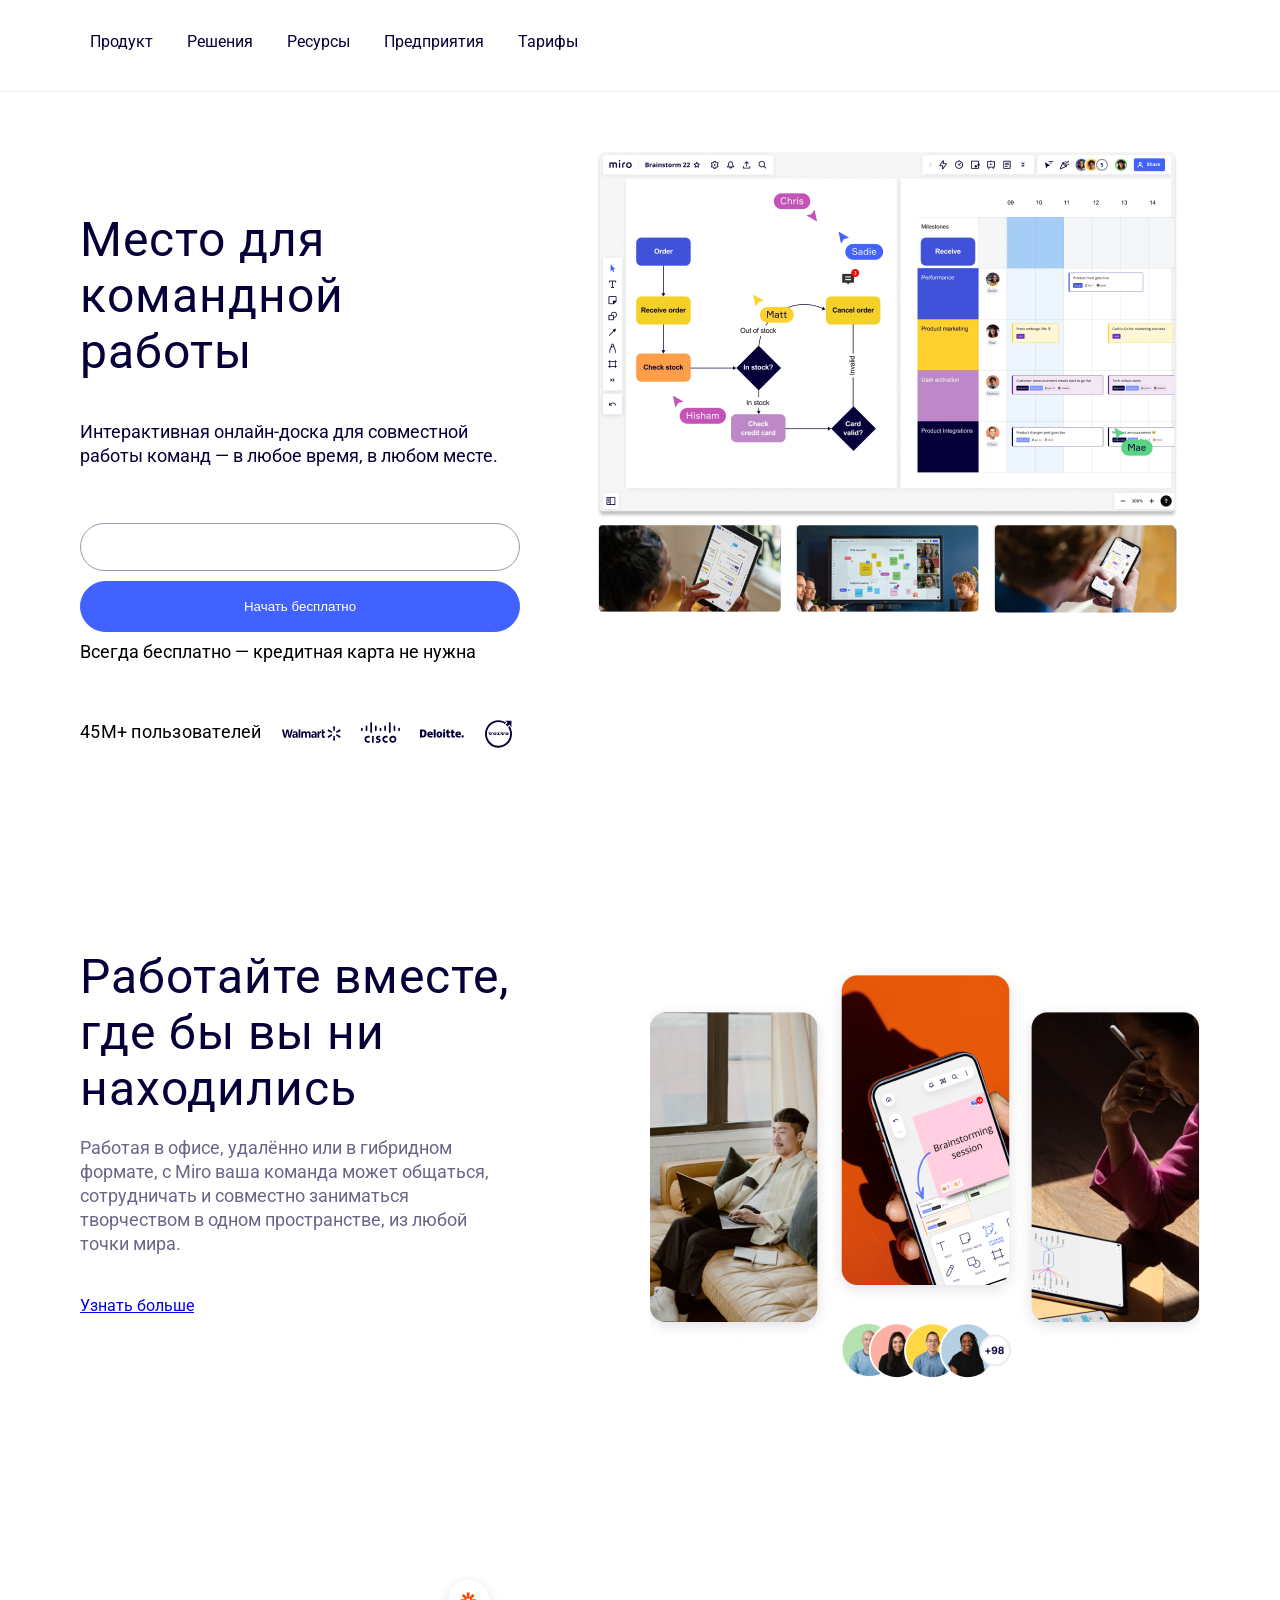
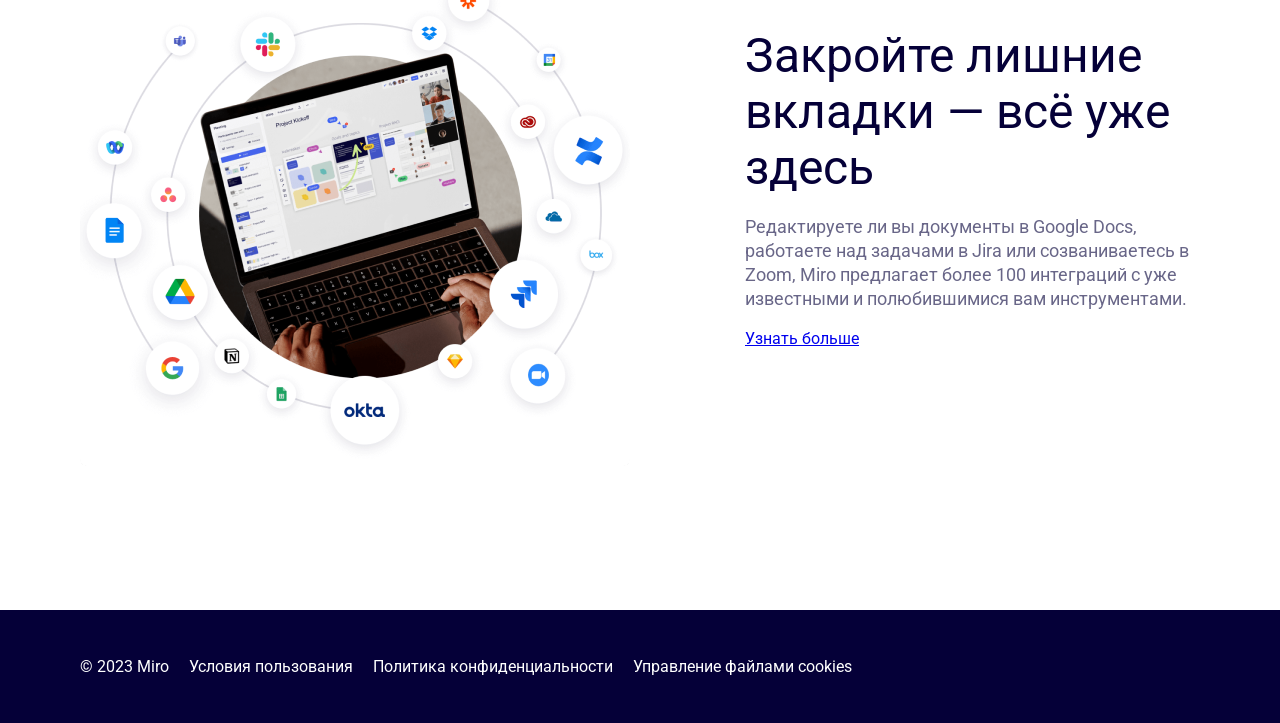
<file: verstka course/1 - Miro/index.html>
<!DOCTYPE html>
<html lang="en">
<head>
  <meta charset="UTF-8" />
  <meta http-equiv="X-UA-Compatible" content="IE=edge" />
  <meta name="viewport" content="width=device-width, initial-scale=1.0" />
  <link rel="stylesheet" href="./styles/styles1.css" />
  <link rel="preconnect" href="https://fonts.googleapis.com">
<link rel="preconnect" href="https://fonts.gstatic.com" crossorigin>
<link href="https://fonts.googleapis.com/css2?family=Roboto:ital,wdth@0,75..100;1,75..100&display=swap" rel="stylesheet">
<title>Miro</title>
</head>
<body>
  <header>
    <nav class="nav">
      <ul>
        <li><a href="#">Продукт</a></li>
        <li><a href="#">Решения</a></li>
        <li><a href="#">Ресурсы</a></li>
        <li><a href="#">Предприятия</a></li>
        <li><a href="#">Тарифы</a></li>
      </ul>
    </nav>
  </header>
  <main>
    <section id="hero">
      <div>
        <h1 class="head1">
          Место для<br />
          командной<br />
          работы
        </h1>
        <p class="fohead1">
          Интерактивная онлайн-доска для совместной работы команд — в любое
          время, в любом месте.
        </p>
        <form action="/register" method="get" class="heroForm">
            <input type="email" name="email" id="email">
          <button id="herobutton">Начать бесплатно</button>
        </form>
        <p>Всегда бесплатно — кредитная карта не нужна</p>
              <div class="heroLogos">
          45M+ пользователей
          <img src="./images/logos.svg" alt="Логотипы партнёров" />
              </div>
      </div>
      <div>
        <img src="./images/hero.png" alt="Изображение экрана работы Miro" id="heroImage" />
      </div>
    </section>
    <section class="section" id="together">
      <div>
        <h2 class="head2">Работайте вместе, где бы вы ни находились</h2>
        <p class="fohead2">
          Работая в офисе, удалённо или в гибридном формате, с Miro ваша
          команда может общаться, сотрудничать и совместно заниматься
          творчеством в одном пространстве, из любой точки мира.
        </p>
        <a href="#" class="link">Узнать больше</a>
      </div> 
      <div>
        <img src="./images/1.png" alt="Работа в Miro с мобильных устройств" />
      </div>
    </section>
    <section class="section section-reverse" id="around">
      <div>
        <h2 class="head3">Закройте лишние вкладки — всё уже здесь</h2>
        <p class="fohead3">
          Редактируете ли вы документы в Google Docs, работаете над задачами в
          Jira или созваниваетесь в Zoom, Miro предлагает более 100 интеграций
          с уже известными и полюбившимися вам инструментами.
        </p>
        <a href="#" class="link">Узнать больше</a>
      </div>
      <div class="servAround">
        <img src="./images/2.png" alt="Сервисы вокруг Miro"/>
      </div>
  </main>
  <footer>
    <div>
      <div>&#169; 2023 Miro</div>
<a href="#">Условия пользования</a>
<a href="#">Политика конфиденциальности</a>
<a href="#">Управление файлами cookies</a>
    </div>
  </footer>
</body>

</html>
</file>
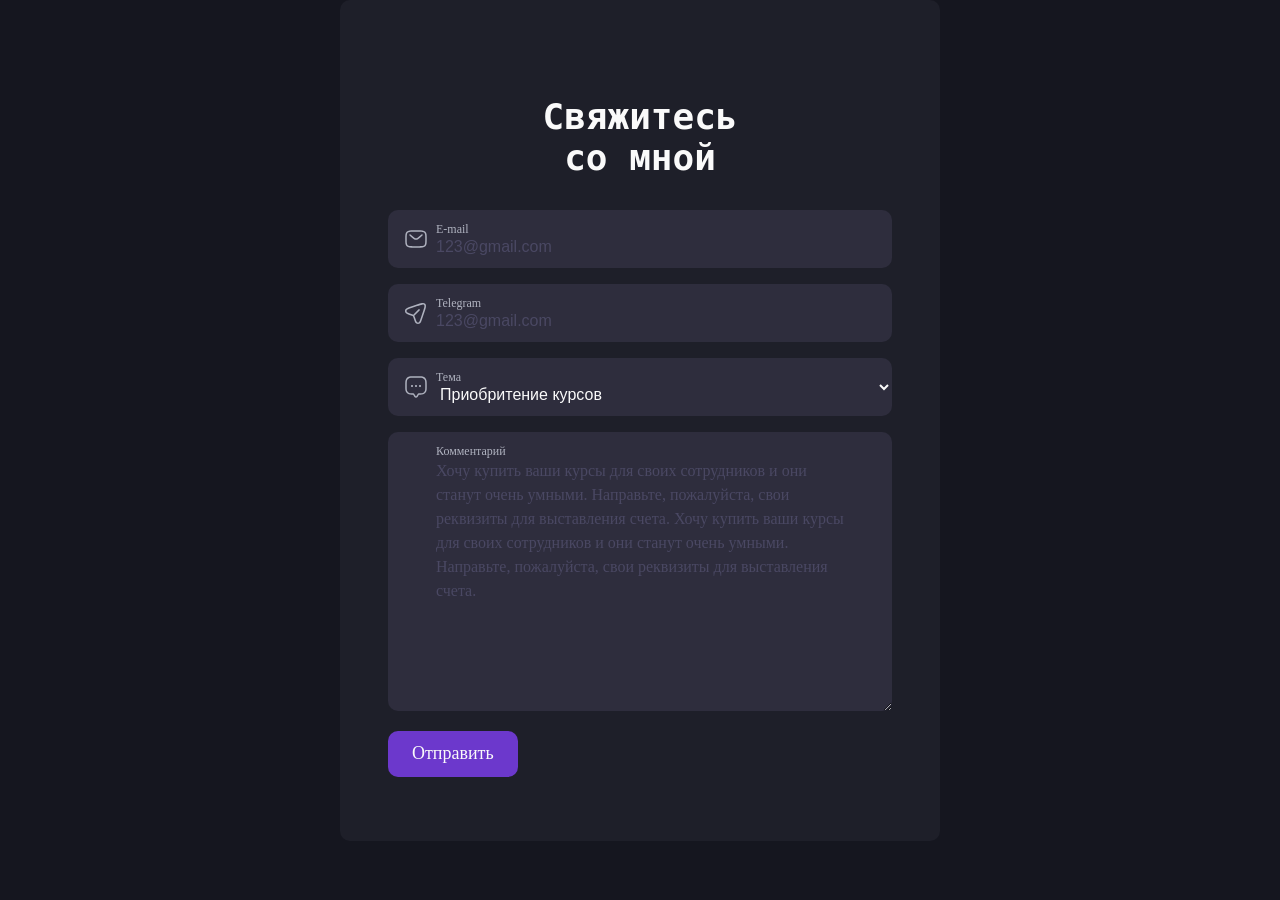
<file: verstka course/2 - PurpleForm/index.html>
<!DOCTYPE html>
<html lang="en">

<head>
  <meta charset="UTF-8">
  <meta name="viewport" content="width=device-width, initial-scale=1.0">
  <title>Demo</title>
  <link rel="stylesheet" href=./styles/style.css>
</head>

<body>
  <main>
    <form action="#" id="forma">
      <h1>Свяжитесь со мной</h1>
      <div class="field">
        <img src="./images/message.svg" alt="иконка сообщения">
        <label for="email">E-mail</label>
        <input type="email" placeholder="123@gmail.com" id="email" required>
      </div>
      <div class="field">
        <img src="./images/telegram.svg" alt="иконка телеграм">
        <label for="tg">Telegram</label>
        <input type="text" placeholder="123@gmail.com" id="tg" required>
      </div>
      <div class="field">
        <img src="./images/topic.svg" alt="иконка тема">
        <label for="topic2">Тема</label>
        <select name="topic2" id="topic2" required>
          <option value="course">Приобритение курсов</option>
          <option value="fuckyou">Иди нахуй</option>
        </select>
      </div>
      <div class="field">
        <label for="textarea">Комментарий</label>
        <textarea name="textarea" id="textarea" cols="30" rows="10"
          placeholder="Хочу купить ваши курсы для своих сотрудников и они станут очень умными. Направьте, пожалуйста, свои реквизиты для выставления счета. Хочу купить ваши курсы для своих сотрудников и они станут очень умными. Направьте, пожалуйста, свои реквизиты для выставления счета."></textarea>
      </div>
      <div class="field">
        <button id="send">Отправить</button>
      </div>
    </form>
  </main>
</body>

</html>
</file>
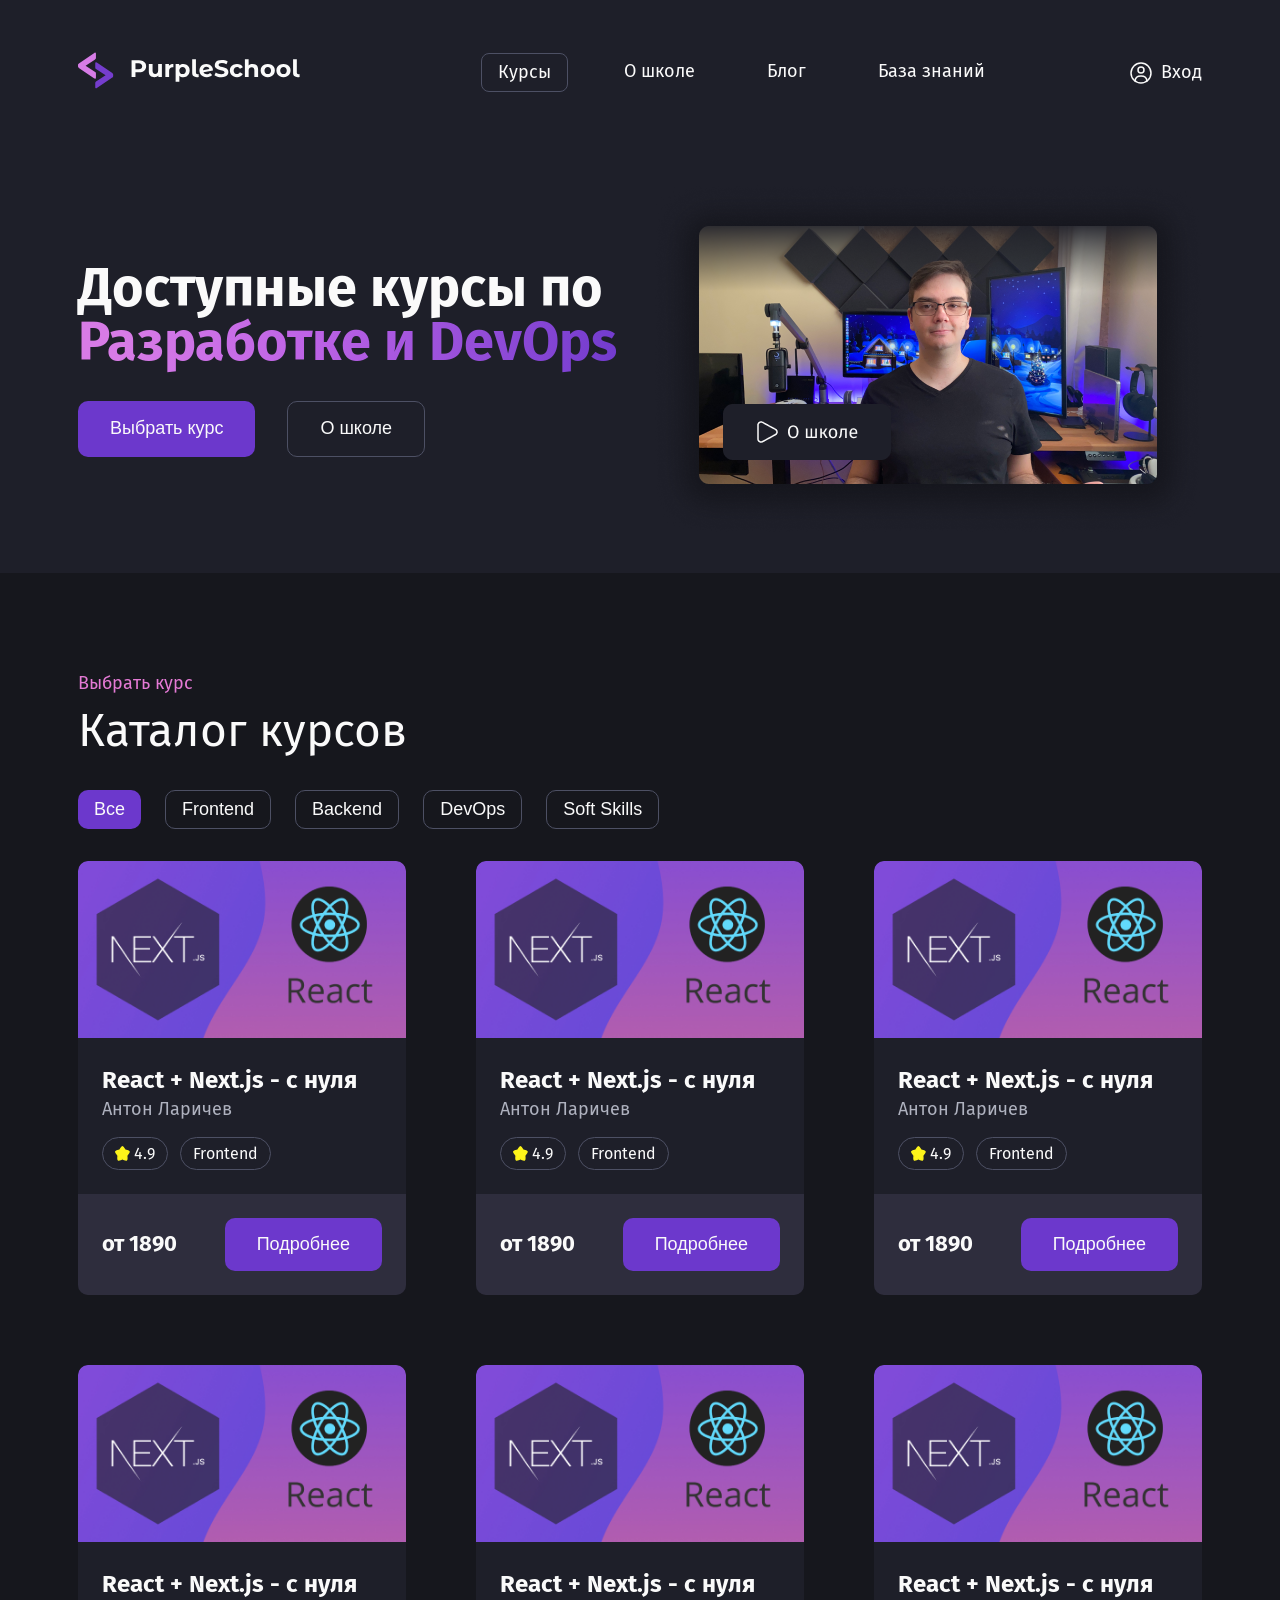
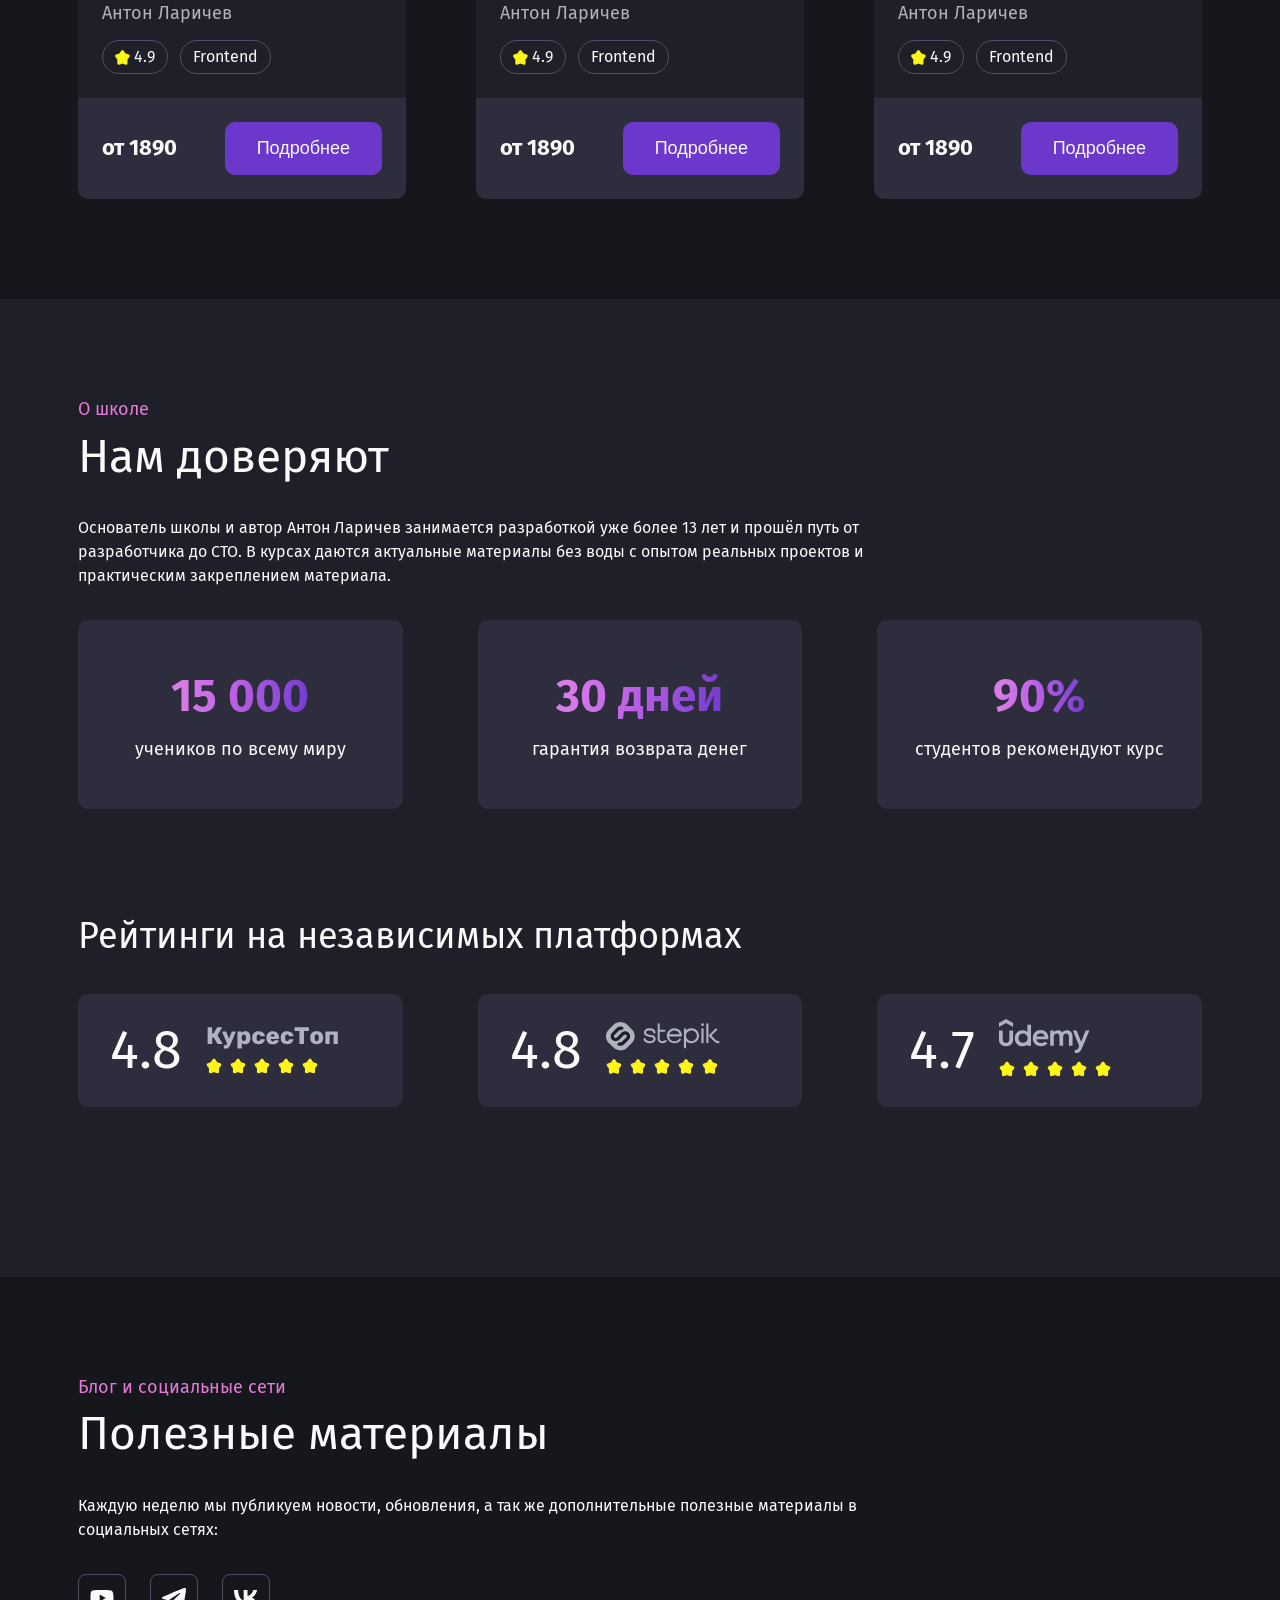
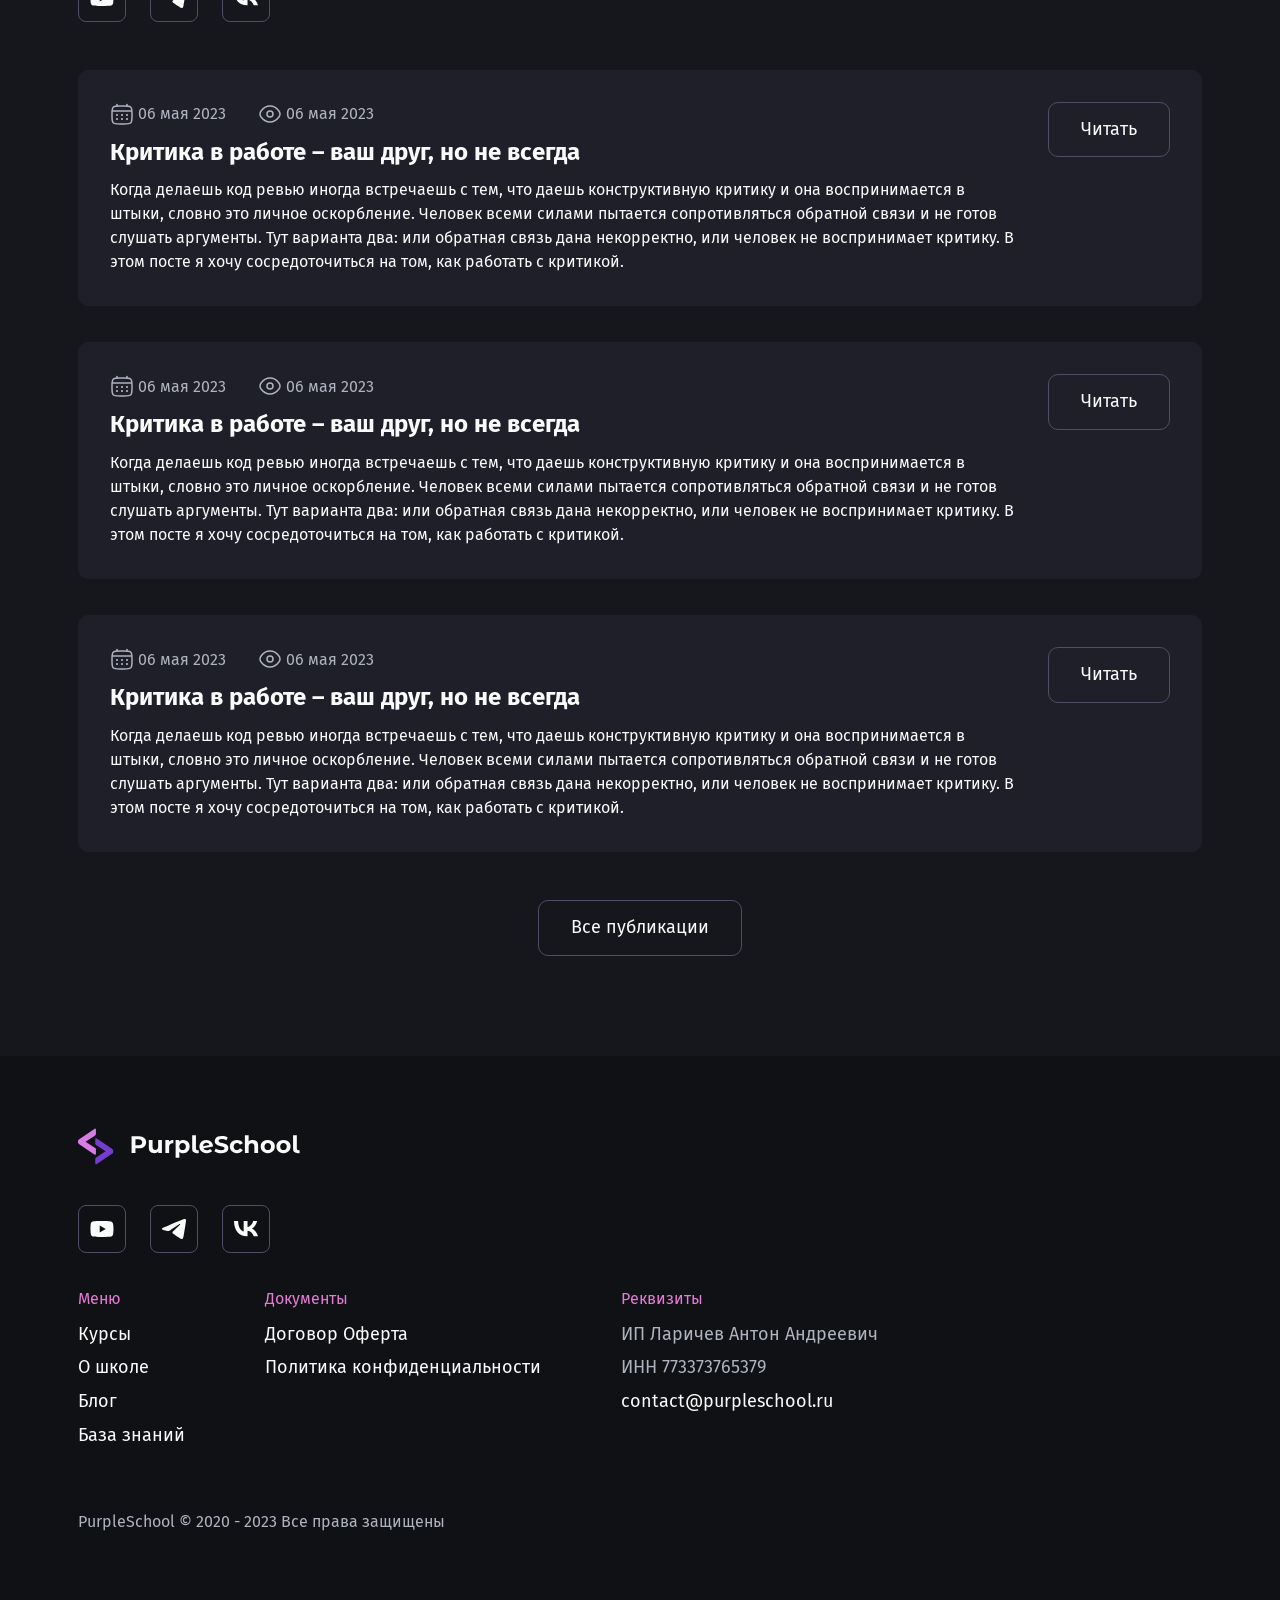
<file: verstka course/3 - PurpleSchool/index.html>
<!doctype html>
<html lang="en">
  <head>
    <meta charset="UTF-8" />
    <meta http-equiv="X-UA-Compatible" content="IE=edge" />
    <meta name="viewport" content="width=device-width, initial-scale=1.0" />
    <link rel="stylesheet" href="./styles/global.css" />
    <link rel="stylesheet" href="./styles/page.css" />
    <link rel="stylesheet" href="./styles/header.css" />
    <link rel="stylesheet" href="./styles/footer.css" />
    <link rel="stylesheet" href="./styles/components.css" />
    <link rel="preconnect" href="https://fonts.googleapis.com" />
    <link rel="preconnect" href="https://fonts.gstatic.com" crossorigin />
    <link
      href="https://fonts.googleapis.com/css2?family=Fira+Sans:wght@400;700&display=swap"
      rel="stylesheet"
    />
    <title>Школа разработки PurpleSchool</title>
  </head>
  <body>
    <header class="header">
      <div class="header__wrapper">
        <a href="#"
          ><img
            class="header__logo"
            src="./images/logo.svg"
            alt="Логотип PurpleSchool"
        /></a>
        <nav>
          <ul class="menu">
            <li class="menu__item menu__item_active"><a href="#">Курсы</a></li>
            <li class="menu__item"><a href="#">О школе</a></li>
            <li class="menu__item"><a href="#">Блог</a></li>
            <li class="menu__item"><a href="#">База знаний</a></li>
          </ul>
        </nav>
        <a class="header__login" href="#" aria-label="Вход в личный кабинет">
          <img src="./images/user.svg" alt="Иконка пользователя" />
          <div>Вход</div>
        </a>
        <button
          class="header__mobile-menu-button"
          aria-expanded="false"
          aria-haspopup="true"
        >
          <img src="./images/menu.svg" alt="Мобильное меню" />
        </button>
      </div>
    </header>
    <section class="section section_light">
      <div class="hero">
        <div class="hero__left">
          <h1 class="hero__h1">
            Доступные курсы по<br />
            <span class="hero__h1_gradient">Разработке и DevOps</span>
          </h1>
          <div class="hero__cta">
            <button class="button button_primary">Выбрать курс</button>
            <button class="button button_ghost">О школе</button>
          </div>
        </div>
        <img
          class="hero__right"
          src="./images/video-preview.png"
          alt="Видео с автором"
        />
      </div>
    </section>
    <section class="section">
      <div class="section__wrapper">
        <div class="headling">
          <div class="headling__top">Выбрать курс</div>
          <h2 class="headling__buttom">Каталог курсов</h2>
        </div>
        <div class="chip__wrapper">
          <button class="chip chip_active">Все</button>
          <button class="chip">Frontend</button>
          <button class="chip">Backend</button>
          <button class="chip">DevOps</button>
          <button class="chip">Soft Skills</button>
        </div>
        <div class="courses_wrapper">
          <div class="course-card">
            <div class="course-card__cover">
              <img src="./images/cover.png" alt="Изображение курса" />
            </div>
            <div class="course-card__body">
              <div>
                <div class="course-card__title">React + Next.js - с нуля</div>
                <div class="course-card__author">Антон Ларичев</div>
              </div>
              <div class="course-card__tags">
                <span class="tag">
                  <img src="./images/star-icon.svg" alt="Иконка рейтинга" />4.9
                </span>
                <span class="tag">Frontend</span>
              </div>
            </div>
            <div class="course-card__footer">
              <div>от 1890</div>
              <button class="button button_primary">Подробнее</button>
            </div>
          </div>
          <div class="course-card">
            <div class="course-card__cover">
              <img src="./images/cover.png" alt="Изображение курса" />
            </div>
            <div class="course-card__body">
              <div>
                <div class="course-card__title">React + Next.js - с нуля</div>
                <div class="course-card__author">Антон Ларичев</div>
              </div>
              <div class="course-card__tags">
                <span class="tag">
                  <img src="./images/star-icon.svg" alt="Иконка рейтинга" />4.9
                </span>
                <span class="tag">Frontend</span>
              </div>
            </div>
            <div class="course-card__footer">
              <div>от 1890</div>
              <button class="button button_primary">Подробнее</button>
            </div>
          </div>
          <div class="course-card">
            <div class="course-card__cover">
              <img src="./images/cover.png" alt="Изображение курса" />
            </div>
            <div class="course-card__body">
              <div>
                <div class="course-card__title">React + Next.js - с нуля</div>
                <div class="course-card__author">Антон Ларичев</div>
              </div>
              <div class="course-card__tags">
                <span class="tag">
                  <img src="./images/star-icon.svg" alt="Иконка рейтинга" />4.9
                </span>
                <span class="tag">Frontend</span>
              </div>
            </div>
            <div class="course-card__footer">
              <div>от 1890</div>
              <button class="button button_primary">Подробнее</button>
            </div>
          </div>
          <div class="course-card">
            <div class="course-card__cover">
              <img src="./images/cover.png" alt="Изображение курса" />
            </div>
            <div class="course-card__body">
              <div>
                <div class="course-card__title">React + Next.js - с нуля</div>
                <div class="course-card__author">Антон Ларичев</div>
              </div>
              <div class="course-card__tags">
                <span class="tag">
                  <img src="./images/star-icon.svg" alt="Иконка рейтинга" />4.9
                </span>
                <span class="tag">Frontend</span>
              </div>
            </div>
            <div class="course-card__footer">
              <div>от 1890</div>
              <button class="button button_primary">Подробнее</button>
            </div>
          </div>
          <div class="course-card">
            <div class="course-card__cover">
              <img src="./images/cover.png" alt="Изображение курса" />
            </div>
            <div class="course-card__body">
              <div>
                <div class="course-card__title">React + Next.js - с нуля</div>
                <div class="course-card__author">Антон Ларичев</div>
              </div>
              <div class="course-card__tags">
                <span class="tag">
                  <img src="./images/star-icon.svg" alt="Иконка рейтинга" />4.9
                </span>
                <span class="tag">Frontend</span>
              </div>
            </div>
            <div class="course-card__footer">
              <div>от 1890</div>
              <button class="button button_primary">Подробнее</button>
            </div>
          </div>
          <div class="course-card">
            <div class="course-card__cover">
              <img src="./images/cover.png" alt="Изображение курса" />
            </div>
            <div class="course-card__body">
              <div>
                <div class="course-card__title">React + Next.js - с нуля</div>
                <div class="course-card__author">Антон Ларичев</div>
              </div>
              <div class="course-card__tags">
                <span class="tag">
                  <img src="./images/star-icon.svg" alt="Иконка рейтинга" />4.9
                </span>
                <span class="tag">Frontend</span>
              </div>
            </div>
            <div class="course-card__footer">
              <div>от 1890</div>
              <button class="button button_primary">Подробнее</button>
            </div>
          </div>
        </div>
      </div>
    </section>
    <section class="section section_light">
      <div class="section__wrapper trust-wrapper">
        <div class="trust-wrapper__top">
          <div class="headling">
            <div class="headling__top">О школе</div>
            <h2 class="headling__buttom">Нам доверяют</h2>
          </div>
          <p class="paragraph paragraph_32">
            Основатель школы и автор Антон Ларичев занимается разработкой уже
            более 13 лет и прошёл путь от разработчика до CTO. В курсах даются
            актуальные материалы без воды с опытом реальных проектов и
            практическим закреплением материала.
          </p>
        </div>
        <div class="card card_light card_48x24 trust-wrapper__stat">
          <div class="trust-wrapper__num">15 000</div>
          <div class="trust-wrapper__desc">учеников по всему миру</div>
        </div>
        <div class="card card_light card_48x24 trust-wrapper__stat">
          <div class="trust-wrapper__num">30 дней</div>
          <div class="trust-wrapper__desc">гарантия возврата денег</div>
        </div>
        <div class="card card_light card_48x24 trust-wrapper__stat">
          <div class="trust-wrapper__num">90%</div>
          <div class="trust-wrapper__desc">студентов рекомендуют курс</div>
        </div>
        <h3 class="trust-wrapper__h3">Рейтинги на независимых платформах</h3>
        <div class="card card_light card_24x32 trust-wrapper__rating">
          <div class="trust-wrapper__rate">4.8</div>
          <div><img src="./images/logos/ct.svg" alt="Логотип КурсесТоп" /></div>
        </div>
        <div class="card card_light card_24x32 trust-wrapper__rating">
          <div class="trust-wrapper__rate">4.8</div>
          <div><img src="./images/logos/st.svg" alt="Логотип КурсесТоп" /></div>
        </div>
        <div class="card card_light card_24x32 trust-wrapper__rating">
          <div class="trust-wrapper__rate">4.7</div>
          <div><img src="./images/logos/ud.svg" alt="Логотип КурсесТоп" /></div>
        </div>
      </div>
    </section>
    <section class="section">
      <div class="section__wrapper">
        <div class="headling">
          <div class="headling__top">Блог и социальные сети</div>
          <h2 class="headling__buttom">Полезные материалы</h2>
        </div>
        <p class="paragraph paragraph_32">
          Каждую неделю мы публикуем новости, обновления, а так же
          дополнительные полезные материалы в социальных сетях:
        </p>
        <div class="social-icons">
          <a href="#" class="social-icons__icon">
            <img
              src="./images/social/youtube.svg"
              alt="YouTube PurpleSchool"
            /> </a
          ><a href="#" class="social-icons__icon">
            <img
              src="./images/social/telegram.svg"
              alt="Telegram PurpleSchool"
            /> </a
          ><a href="#" class="social-icons__icon">
            <img src="./images/social/vk.svg" alt="ВКонтакте PurpleSchool" />
          </a>
        </div>
        <div class="post-wrapper">
          <article class="post card card_32">
            <div class="post__content">
              <div class="post__stats">
                <div class="post__stat">
                  <img
                    src="./images/calendar-icon.svg"
                    alt="Иконка календаря"
                  />
                  06 мая 2023
                </div>
                <div class="post__stat">
                  <img src="./images/view-icon.svg" alt="Иконка просмотров" />
                  06 мая 2023
                </div>
              </div>
              <h3 class="post__header">
                Критика в работе – ваш друг, но не всегда
              </h3>
              <div class="post__description">
                Когда делаешь код ревью иногда встречаешь с тем, что даешь
                конструктивную критику и она воспринимается в штыки, словно это
                личное оскорбление. Человек всеми силами пытается сопротивляться
                обратной связи и не готов слушать аргументы. Тут варианта два:
                или обратная связь дана некорректно, или человек не воспринимает
                критику. В этом посте я хочу сосредоточиться на том, как
                работать с критикой.
              </div>
            </div>
            <div class="post__button">
              <a href="#" class="button button_ghost">Читать</a>
            </div>
          </article>
          <article class="post card card_32">
            <div class="post__content">
              <div class="post__stats">
                <div class="post__stat">
                  <img
                    src="./images/calendar-icon.svg"
                    alt="Иконка календаря"
                  />
                  06 мая 2023
                </div>
                <div class="post__stat">
                  <img src="./images/view-icon.svg" alt="Иконка просмотров" />
                  06 мая 2023
                </div>
              </div>
              <h3 class="post__header">
                Критика в работе – ваш друг, но не всегда
              </h3>
              <div class="post__description">
                Когда делаешь код ревью иногда встречаешь с тем, что даешь
                конструктивную критику и она воспринимается в штыки, словно это
                личное оскорбление. Человек всеми силами пытается сопротивляться
                обратной связи и не готов слушать аргументы. Тут варианта два:
                или обратная связь дана некорректно, или человек не воспринимает
                критику. В этом посте я хочу сосредоточиться на том, как
                работать с критикой.
              </div>
            </div>
            <div class="post__button">
              <a href="#" class="button button_ghost">Читать</a>
            </div>
          </article>
          <article class="post card card_32">
            <div class="post__content">
              <div class="post__stats">
                <div class="post__stat">
                  <img
                    src="./images/calendar-icon.svg"
                    alt="Иконка календаря"
                  />
                  06 мая 2023
                </div>
                <div class="post__stat">
                  <img src="./images/view-icon.svg" alt="Иконка просмотров" />
                  06 мая 2023
                </div>
              </div>
              <h3 class="post__header">
                Критика в работе – ваш друг, но не всегда
              </h3>
              <div class="post__description">
                Когда делаешь код ревью иногда встречаешь с тем, что даешь
                конструктивную критику и она воспринимается в штыки, словно это
                личное оскорбление. Человек всеми силами пытается сопротивляться
                обратной связи и не готов слушать аргументы. Тут варианта два:
                или обратная связь дана некорректно, или человек не воспринимает
                критику. В этом посте я хочу сосредоточиться на том, как
                работать с критикой.
              </div>
            </div>
            <div class="post__button">
              <a href="#" class="button button_ghost">Читать</a>
            </div>
          </article>
        </div>
        <div class="button-more">
          <a href="#" class="button button_ghost">Все публикации</a>
        </div>
      </div>
    </section>
    <footer class="footer">
      <div class="footer__wrapper">
        <div class="footer__social">
          <a href="#"
            ><img
              class="footer__logo"
              src="./images/logo.svg"
              alt="Логотип PurpleSchool"
          /></a>
          <div class="social-icons">
            <a href="#" class="social-icons__icon">
              <img
                src="./images/social/youtube.svg"
                alt="YouTube PurpleSchool"
              /> </a
            ><a href="#" class="social-icons__icon">
              <img
                src="./images/social/telegram.svg"
                alt="Telegram PurpleSchool"
              /> </a
            ><a href="#" class="social-icons__icon">
              <img src="./images/social/vk.svg" alt="ВКонтакте PurpleSchool" />
            </a>
          </div>
        </div>
        <div class="footer__menu">
          <nav>
            <div class="footer__menu-header">Меню</div>
            <ul class="menu-small">
              <li class="menu-small__item"><a href="#">Курсы</a></li>
              <li class="menu-small__item"><a href="#">О школе</a></li>
              <li class="menu-small__item"><a href="#">Блог</a></li>
              <li class="menu-small__item"><a href="#">База знаний</a></li>
            </ul>
          </nav>
          <div>
            <div class="footer__menu-header">Документы</div>
            <ul class="menu-small">
              <li class="menu-small__item"><a href="#">Договор Оферта</a></li>
              <li class="menu-small__item">
                <a href="#">Политика конфиденциальности</a>
              </li>
            </ul>
          </div>
          <div>
            <div class="footer__menu-header">Реквизиты</div>
            <ul class="menu-small">
              <li class="menu-small__item">ИП Ларичев Антон Андреевич</li>
              <li class="menu-small__item">ИНН 773373765379</li>
              <li class="menu-small__item">
                <a href="mailto:contact@purpleschool.ru"
                  >contact@purpleschool.ru</a
                >
              </li>
            </ul>
          </div>
        </div>
        <div class="footer__copywrite">
          PurpleSchool © 2020 - 2023 Все права защищены
        </div>
      </div>
    </footer>
  </body>
</html>
</file>
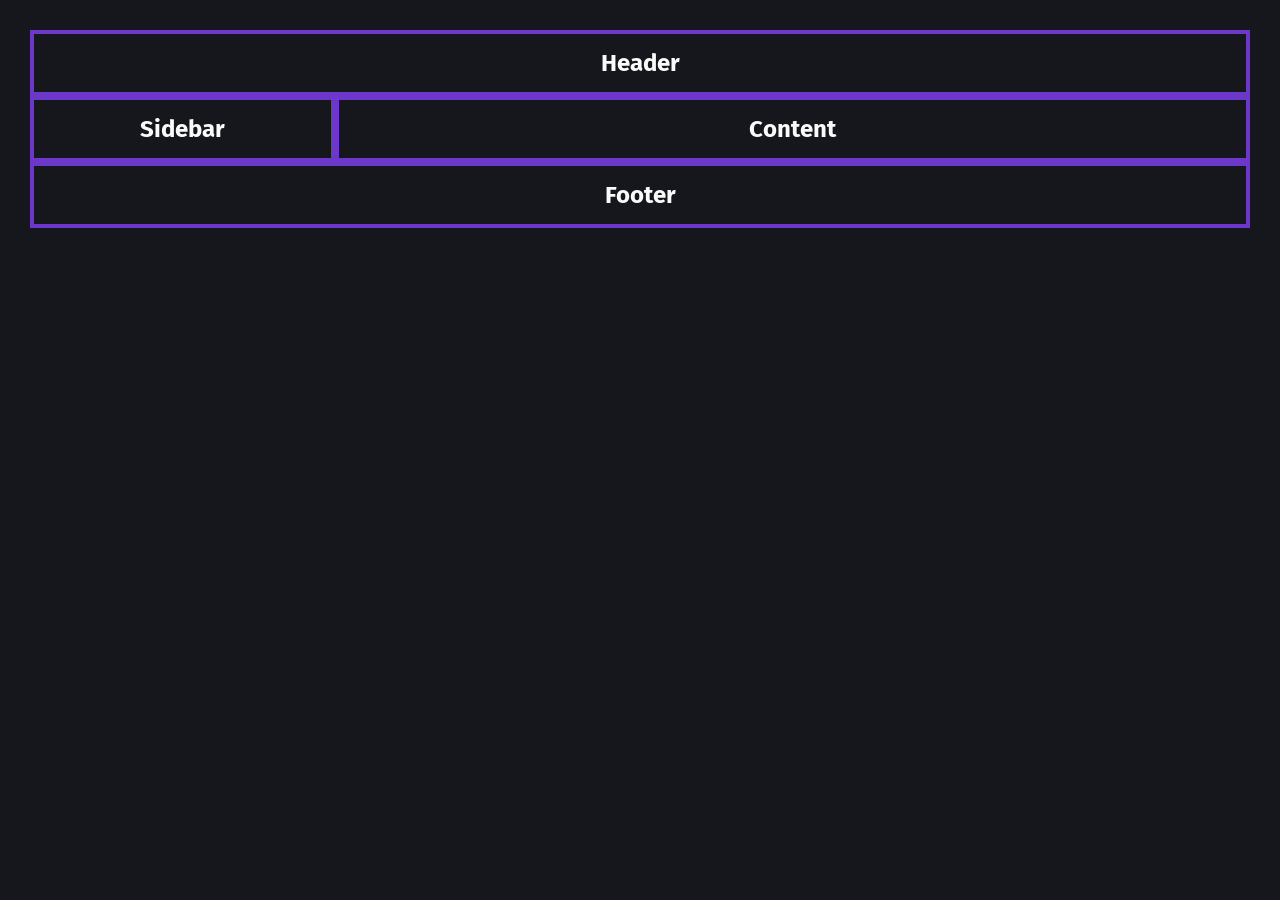
<file: verstka course/4 - Grid/index.html>
<!doctype html>
<html lang="en">
  <head>
    <meta charset="UTF-8" />
    <meta name="viewport" content="width=device-width, initial-scale=1.0" />
    <link rel="stylesheet" href="./styles/styles.css" />
    <link rel="preconnect" href="https://fonts.googleapis.com" />
    <link rel="preconnect" href="https://fonts.gstatic.com" crossorigin />
    <link
      href="https://fonts.googleapis.com/css2?family=Fira+Sans:wght@400;700&display=swap"
      rel="stylesheet"
    />
    <title>Grids</title>
  </head>
  <body>
    <div class="wrapper">
      <div class="item header">Header</div>
      <div class="item sidebar">Sidebar</div>
      <div class="item content">Content</div>
      <div class="item footer">Footer</div>
      <!-- <div class="item">1</div>
      <div class="item">2</div>
      <div class="item">3</div>
      <div class="item">4</div>
      <div class="item">5</div>
      <div class="item">6</div>
      <div class="item">7</div>
      <div class="item">8</div>
      <div class="item item_9">9</div>
      <div class="item">10</div>
      <div class="item item_11">11</div>
      <div class="item">12</div>
      <div class="item">13</div>
      <div class="item">14</div>
      <div class="item">15</div>
      <div class="item">16</div>
      <div class="item">17</div>
      <div class="item">18</div> -->
    </div>
  </body>
</html>
</file>
<file: verstka course/1 - Miro/styles/styles1.css>
* {
  box-sizing: border-box;
}

body {
  margin: 0;
  font-family: 'Roboto', sans-serif;
}

section {
  max-width: 1200px;
  margin: 0 auto;
  padding: 0 40px;
  margin-bottom: 140px;
}

nav ul {
  padding: 0;
  margin: 0;
  display: flex;
  flex-flow: row nowrap;
  align-items: center;
  list-style: none;
  gap: 34px;
}

nav {
  max-width: 1200px;
  height: 91px;
  padding: 30px 50px;
  margin-bottom: 60px;
  margin: 0 auto;
}

h2 {
  margin: 60px 0 19px 0;
  color: #050038;
}

header {
  border-bottom: 1px solid #f0f0f0;
  margin-bottom: 60px;
}

header a {
  font-family: roboto;
  font-weight: 400;
  font-size: 16px;
  line-height: 24px;
  letter-spacing: 0%;
  color: #050038;
  text-decoration: 0;
}

p {
  font-weight: 400;
  font-size: 18px;
  line-height: 24px;
}

footer {
  background: #050038;
  padding: 47px 40px;
}

footer > div {
  display: flex;
  gap: 20px;
  color: #ffffff;
  max-width: 1200px;
  padding: 0 40px;
}

footer a {
  color: white;
  text-decoration: none;
}

li::marker {
  content: none;
}

h1,
h2 {
  font-size: 48px;
  color: #050038;
  font-weight: 400;
  line-height: 56px;
  margin-top: 60px;
}

#hero {
  display: flex;
  flex-direction: column wrap;
  max-width: 1200px;
  max-height: 800px;
  gap: 65px;
}

#herobutton {
  background-color: #4262ff;
  transition:
    background-color 1s 1s,
    border-radius 2s 1s;
  color: white;
  border: 1px solid #4262ff;
  width: 440px;
  height: 51px;
  border-radius: 32px;
}

#herobutton:hover {
  background-color: rgb(4, 4, 80);
  border-radius: 50%;
}

#herobutton:active {
  background-color: rebeccapurple;
}

#together {
  display: flex;
  flex-direction: column wrap;
  gap: 116px;
}

#around {
  display: flex;
  flex-direction: column wrap;
  gap: 115px;
}

.servAround {
  order: -1;
}

.link:hover {
  color: red;
}

.head1 {
  font-family: roboto;
  letter-spacing: 1px;
}

.fohead1 {
  font-family: Roboto;
  letter-spacing: 0%;
  color: #050038;
  max-width: 424px;
  max-height: 48px;
  margin: 0 0 55px 0;
}

.head2 {
  font-family: Roboto;
  letter-spacing: 1px;
}

.fohead2 {
  font-family: Roboto;
  letter-spacing: 0%;
  color: #05003899;
  width: 424px;
  margin: 0 0 40px 0;
}

.head3 {
  font-weight: 400;
  line-height: 56px;
  letter-spacing: 1%;
}

.fohead3 {
  font-family: Roboto;
  letter-spacing: 0%;
  color: #05003899;
}

.heroForm {
  display: flex;
  flex-flow: column;
  gap: 10px;
}

.heroLogos {
  display: flex;
  align-items: center;
  gap: 20px;
}

.heroForm + p {
  margin: 8px 0 52px 0;
}

.heroForm input {
  border-radius: 32px;
  border: 1px solid #9b99af;
  height: 48px;
  width: 440px;
  padding: 5px 10px;
}

.heroForm input:focus {
  background-color: aliceblue;
}

.sectionlist {
  list-style: none;
}

.sectionlist li::marker {
  content: url('../images/Vector.svg');
}

.head2 {
  width: 454px;
  height: 168px;
}

.link {
  color: #4262ff text-decoration overline;
}

.heroLogos {
  font-weight: 400px;
  font-size: 18px;
  line-height: 24px;
  letter-spacing: 0.25px;
}
</file>
<file: verstka course/3 - PurpleSchool/styles/global.css>
:root {
  --color-bg: #16171d;
  --color-text: #fafafa;
  --color-primary: #6c38cc;
  --color-primary-hover: #5b2bb2;
  --color-link-hover: #afb2bf;
  --color-bg-medium: #1e1f29;
  --color-bg-light: #2e2d3d;
  --color-stroke: #4d5064;
  --color-footer: #101114;
  --border-8: 8px;
  --border-10: 10px;
  --border-17: 17px;
  --color-button-course: #6c38cc;
  --color-button-about-school-border: #4d5064;
  --layout-width: 1172px;
  --color-secondary: #e47ad5;
  --color-header-start: #e47ad5;

  --gradient: linear-gradient(
    93.33deg,
    #d77be6 9.26%,
    #be63e6 42.32%,
    #6c38cc 104.58%
  );
}

* {
  box-sizing: border-box;
}

html {
  -webkit-font-smoothing: antialiased;
  -moz-osx-font-smoothing: grayscale;
  text-rendering: optimizeLegibility;
}

body {
  background-color: var(--color-bg);
  margin: 0;
  font-family: 'Fira Sans', sans-serif;
  font-style: normal;
  font-weight: 400;
}

a {
  text-decoration: none;
}
</file>
<file: verstka course/3 - PurpleSchool/styles/page.css>
.hero {
  max-width: var(--layout-width);
  margin: 0 auto;
  display: flex;
  justify-content: space-between;
  align-items: center;
  padding: 40px 24px;
}

.hero__left {
  display: flex;
  flex-direction: column;
  gap: 32px;
  color: var(--color-text);
}

.hero__h1 {
  margin: 0;
  font-weight: 700;
  font-size: 54px;
  line-height: 100%;
}

.hero__h1_gradient {
  background: var(--gradient);
  -webkit-background-clip: text;
  -webkit-text-fill-color: transparent;
  background-clip: text;
  text-fill-color: transparent;
}

.hero__cta {
  display: flex;
  gap: 32px;
}

.button-more {
  text-align: center;
}

.chip__wrapper {
  display: flex;
  gap: 24px;
  margin-bottom: 32px;
  overflow: scroll;
  margin-right: -24px;
  margin-left: -24px;
  padding-left: 24px;
  scrollbar-width: none;
}

.courses_wrapper {
  display: grid;
  grid-template-columns: repeat(auto-fit, minmax(300px, 1fr));
  gap: 70px;
}

.trust-wrapper {
  display: grid;
  grid-template-columns: [start] repeat(3, 1fr) [end];
  gap: 0 75px;
}

.trust-wrapper__top {
  grid-column: start / end;
}

.trust-wrapper__stat {
  display: flex;
  flex-direction: column;
  gap: 16px;
  align-items: center;
  margin-bottom: 70px;
}

.trust-wrapper__num {
  font-weight: 700;
  font-size: 46px;
  line-height: 120%;
  background: var(--gradient);
  -webkit-background-clip: text;
  -webkit-text-fill-color: transparent;
  background-clip: text;
  text-fill-color: transparent;
}

.trust-wrapper__desc {
  font-weight: 400;
  font-size: 18px;
  line-height: 120%;
  color: var(--color-text);
}

.trust-wrapper__h3 {
  grid-column: start / end;
  font-weight: 400;
  font-size: 36px;
  line-height: 120%;
  color: var(--color-text);
}

.trust-wrapper__rate {
  font-weight: 400;
  font-size: 54px;
  line-height: 120%;
  color: var(--color-text);
}

.trust-wrapper__rating {
  display: flex;
  align-items: center;
  gap: 24px;
  margin-bottom: 70px;
}

@media (max-width: 1200px) {
  .hero {
    flex-direction: column;
  }
  .hero__h1 {
    text-align: center;
  }
  .hero__cta {
    justify-content: center;
  }
  .trust-wrapper {
    grid-template-columns: [start] repeat(2, 1fr) [end];
  }
}

@media (max-width: 640px) {
  .hero__h1 {
    font-size: 30px;
    line-height: 120%;
  }
  .hero__right {
    width: 100%;
  }
  .hero {
    padding: 0 24px;
  }
  .trust-wrapper {
    grid-template-columns: [start] repeat(1, 1fr) [end];
  }
}

@media (max-width: 480px) {
  .hero__cta {
    gap: 16px;
  }
}

/* Blog */
</file>
<file: verstka course/3 - PurpleSchool/styles/header.css>
/* Header */

.header {
  background-color: var(--color-bg-medium);
}

.header__wrapper {
  max-width: var(--layout-width);
  margin: 0 auto;
  display: flex;
  justify-content: space-between;
  align-items: center;
  padding: 40px 24px;
}

.header__login {
  display: flex;
  gap: 8px;
  align-items: center;
  font-size: 18px;
  line-height: 120%;
  color: var(--color-text);
  cursor: pointer;
}

.header__login:hover {
  color: var(--color-link-hover);
}

.header__mobile-menu-button {
  display: none;
  border: none;
  background: none;
  cursor: pointer;
}

@media (max-width: 960px) {
  .header__login {
    display: none;
  }
  .header__mobile-menu-button {
    display: block;
  }
}

@media (max-width: 640px) {
  .header__wrapper {
    padding: 30px 24px; 
  }
}

@media (max-width: 480px) {
  .header__logo {
    max-width: 174px;
  }
}

/* Menu */

.menu {
  list-style: none;
  display: flex;
  gap: 40px;
  margin: 0;
}

.menu__item {
  padding: 8px 16px;
}

.menu__item a {
  font-family: 'Fira Sans';
  font-style: normal;
  font-weight: 400;
  font-size: 18px;
  line-height: 120%;
  color: var(--color-text);
  cursor: pointer;
}

.menu__item:hover a {
  color: var(--color-link-hover);
}

.menu__item_active {
  border: 1px solid var(--color-stroke);
  border-radius: var(--border-8);
}

@media (max-width: 960px) {
  .menu {
    display: none;
  }
}
</file>
<file: verstka course/3 - PurpleSchool/styles/footer.css>
.footer {
  background-color: var(--color-footer);
}

.footer__wrapper {
  max-width: var(--layout-width);
  margin: 0 auto;
  padding: 60px 24px 100px;
}

.footer__social {
  display: flex;
  justify-content: space-between;
  margin-bottom: 36px;
  gap: 24px;
}

.footer__menu {
  display: flex;
  gap: 24px 80px;
  margin-bottom: 48px;
}

.footer__menu-header {
  font-weight: 400;
  font-size: 16px;
  line-height: 120%;
  color: var(--color-secondary);
}

.menu-small {
  list-style: none;
  padding: 0;
}

.menu-small__item {
  margin-bottom: 12px;
  color: var(--color-link-hover);
  font-weight: 400;
  line-height: 120%;
  font-size: 18px;
}

.menu-small__item a {
  color: var(--color-text);
}

.menu-small__item a:hover {
  color: var(--color-link-hover);
}

.footer__copywrite {
  font-weight: 400;
  font-size: 16px;
  line-height: 150%;
  color: var(--color-link-hover);
}

@media (max-width: 860px) {
  .footer__menu {
    flex-direction: column;
    margin-bottom: 24px;
  }
}

@media (max-width: 6400px) {
  .footer__social {
    flex-direction: column;
  }
}
</file>
<file: verstka course/3 - PurpleSchool/styles/components.css>
/* Section */

.section_light {
  background-color: var(--color-bg-medium);
}

.section__wrapper {
  max-width: var(--layout-width);
  margin: 0 auto;
  padding: 100px 24px;
}
/* Button  */

.button {
  padding: 16px 32px;
  color: var(--color-text);
  background: none;
  border: none;
  font-weight: 400px;
  font-size: 18px;
  line-height: 120%;
  border-radius: var(--border-10);
  cursor: pointer;
  display: inline-block;
  text-align: center;
}

.button_primary {
  background: var(--color-primary);
}
.button_primary:hover {
  background: var(--color-primary-hover);
}

.button_ghost {
  border: 1px solid var(--color-stroke);
}

.button_ghost:hover {
  background: var(--color-bg-light);
}

@media (max-width: 640px) {
  .button {
    padding: 12px 32px;
  }
}

/* Social */

.social-icons {
  display: flex;
  gap: 24px;
  align-items: center;
}

.social-icons__icon {
  border-radius: var(--border-8);
  border: 1px solid var(--color-stroke);
  text-decoration: none;
  padding: 11px;
  width: 48px;
  height: 48px;
}

.social-icons__icon:hover {
  background-color: var(--color-bg-medium);
}

/* Headling */
.headling {
  margin-bottom: 32px;
}

.headling__top {
  font-weight: 400;
  font-size: 18px;
  line-height: 120%;
  color: var(--color-secondary);
  margin-bottom: 8px;
}

.headling__buttom {
  font-weight: 400;
  font-size: 46px;
  line-height: 120%;
  color: var(--color-text);
  margin: 0 0 32px 0;
}

@media (max-width: 860px) {
  .headling__buttom {
    font-weight: 400;
    font-size: 34px;
    line-height: 120%;
  }
}
/* Paragraph */

.paragraph {
  font-weight: 400;
  size: 18px;
  line-height: 150%;
  color: var(--color-text);
  max-width: 787px;
}

.paragraph_32 {
  margin-bottom: 32px;
}

/* Card */

.card {
  border-radius: var(--border-10);
  background: var(--color-bg-medium);
}

.card_light {
  background: var(--color-bg-light);
}

.card_32 {
  padding: 32px;
}

.card_48x24 {
  padding: 48px 24px;
}

.card_24x32 {
  padding: 24px 32px;
}

/* Post*/

.post-wrapper {
  margin-top: 48px;
  display: flex;
  flex-direction: column;
  gap: 36px;
  margin-bottom: 48px;
}

.post {
  display: flex;
  justify-content: space-between;
  gap: 32px;
}

.post__button a {
  display: block;
}

.post__stats {
  display: flex;
  gap: 32px;
}

.post__stat {
  display: flex;
  align-items: center;
  gap: 4px;
  color: var(--color-link-hover);
  font-size: 16px;
  line-height: 120%;
}

.post__content {
  display: flex;
  flex-direction: column;
  gap: 12px;
}

.post__header {
  font-weight: 700;
  font-size: 24px;
  line-height: 120%;
  color: var(--color-text);
  margin: 0;
}

.post__description {
  font-weight: 400;
  font-size: 16px;
  line-height: 150%;
  color: var(--color-text);
}

@media (max-width: 860px) {
  .post {
    flex-direction: column;
  }
  .post__header {
    font-size: 21px;
  }
}

/* chip */

.chip {
  font-weight: 400;
  font-size: 18px;
  line-height: 120%;
  color: var(--color-text);
  padding: 8px 16px;
  border: 1px solid var(--color-stroke);
  border-radius: var(--border-10);
  background: none;
  cursor: pointer;
  white-space: nowrap;
}

.chip:hover {
  background: var(--color-bg-medium);
}

.chip_active {
  background: var(--color-primary);
  border: none;
}

.chip_active:hover {
  background: var(--color-primary-hover);
  border: none;
}

/* Course card */

.course-card {
  background: var(--color-bg-medium);
  border-radius: var(--border-10);
  color: var(--color-text);
}

.course-card__title {
  font-weight: 700;
  font-size: 24px;
  line-height: 120%;
  margin-bottom: 4px;
}

.course-card__author {
  font-weight: 400;
  font-size: 18px;
  line-height: 120%;
  color: var(--color-link-hover);
}

.course-card__tags {
  display: flex;
  gap: 12px;
}

.course-card__cover img {
  width: 100%;
  border-radius: var(--border-10) var(--border-10) 0 0;
}

.course-card__body {
  padding: 24px;
  display: flex;
  gap: 16px;
  flex-direction: column;
}

.course-card__footer {
  padding: 24px;
  background: var(--color-bg-light);
  display: grid;
  grid-template-columns: 1fr auto;
  align-items: center;
  font-weight: 700;
  font-size: 22px;
  line-height: 120%;
  border-radius: 0 0 var(--border-10) var(--border-10);
}

/* tag  */

.tag {
  font-weight: 400;
  font-size: 16px;
  line-height: 120%;
  color: var(--color-text);
  border: 1px solid var(--color-stroke);
  border-radius: var(--border-17);
  padding: 6px 12px;
  display: flex;
  align-items: center;
  gap: 4px;
}
</file>
<file: verstka course/4 - Grid/styles/styles.css>
:root {
  --color-bg: #16171d;
  --color-text: #fafafa;
  --color-primary: #6c38cc;
  --color-primary-hover: #5b2bb2;
  --color-link-hover: #afb2bf;
  --color-bg-medium: #1e1f29;
  --color-bg-light: #2e2d3d;
  --color-stroke: #4d5064;
  --color-footer: #101114;
  --border-8: 8px;
  --border-10: 10px;
  --color-button-course: #6c38cc;
  --color-button-about-school-border: #4d5064;
  --layout-width: 1172px;
  --color-secondary: #e47ad5;
  --color-header-start: #e47ad5;

  --gradient: linear-gradient(
    93.33deg,
    #d77be6 9.26%,
    #be63e6 42.32%,
    #6c38cc 104.58%
  );
}

* {
  box-sizing: border-box;
}

html {
  -webkit-font-smoothing: antialiased;
  -moz-osx-font-smoothing: grayscale;
  text-rendering: optimizeLegibility;
}

body {
  background-color: var(--color-bg);
  margin: 30px;
  font-family: 'Fira Sans', sans-serif;
  font-style: normal;
  font-weight: 400;
}

a {
  text-decoration: none;
}

.item {
  color: var(--color-text);
  font-size: 24px;
  font-weight: 700;
  border: 4px solid var(--color-primary);
  text-align: center;
  padding: 15px;
}

.wrapper {
  display: grid;
  grid-template-columns: repeat(4, 1fr);
  grid-template-rows: repeat(3, 1fr);
  grid-template-areas:
    'header header header header'
    'sidebar content content content'
    'footer footer footer footer';
}

.header {
  grid-area: header;
}

.sidebar {
  grid-area: sidebar;
}

.content {
  grid-area: content;
}

.footer {
  grid-area: footer;
}
</file>
